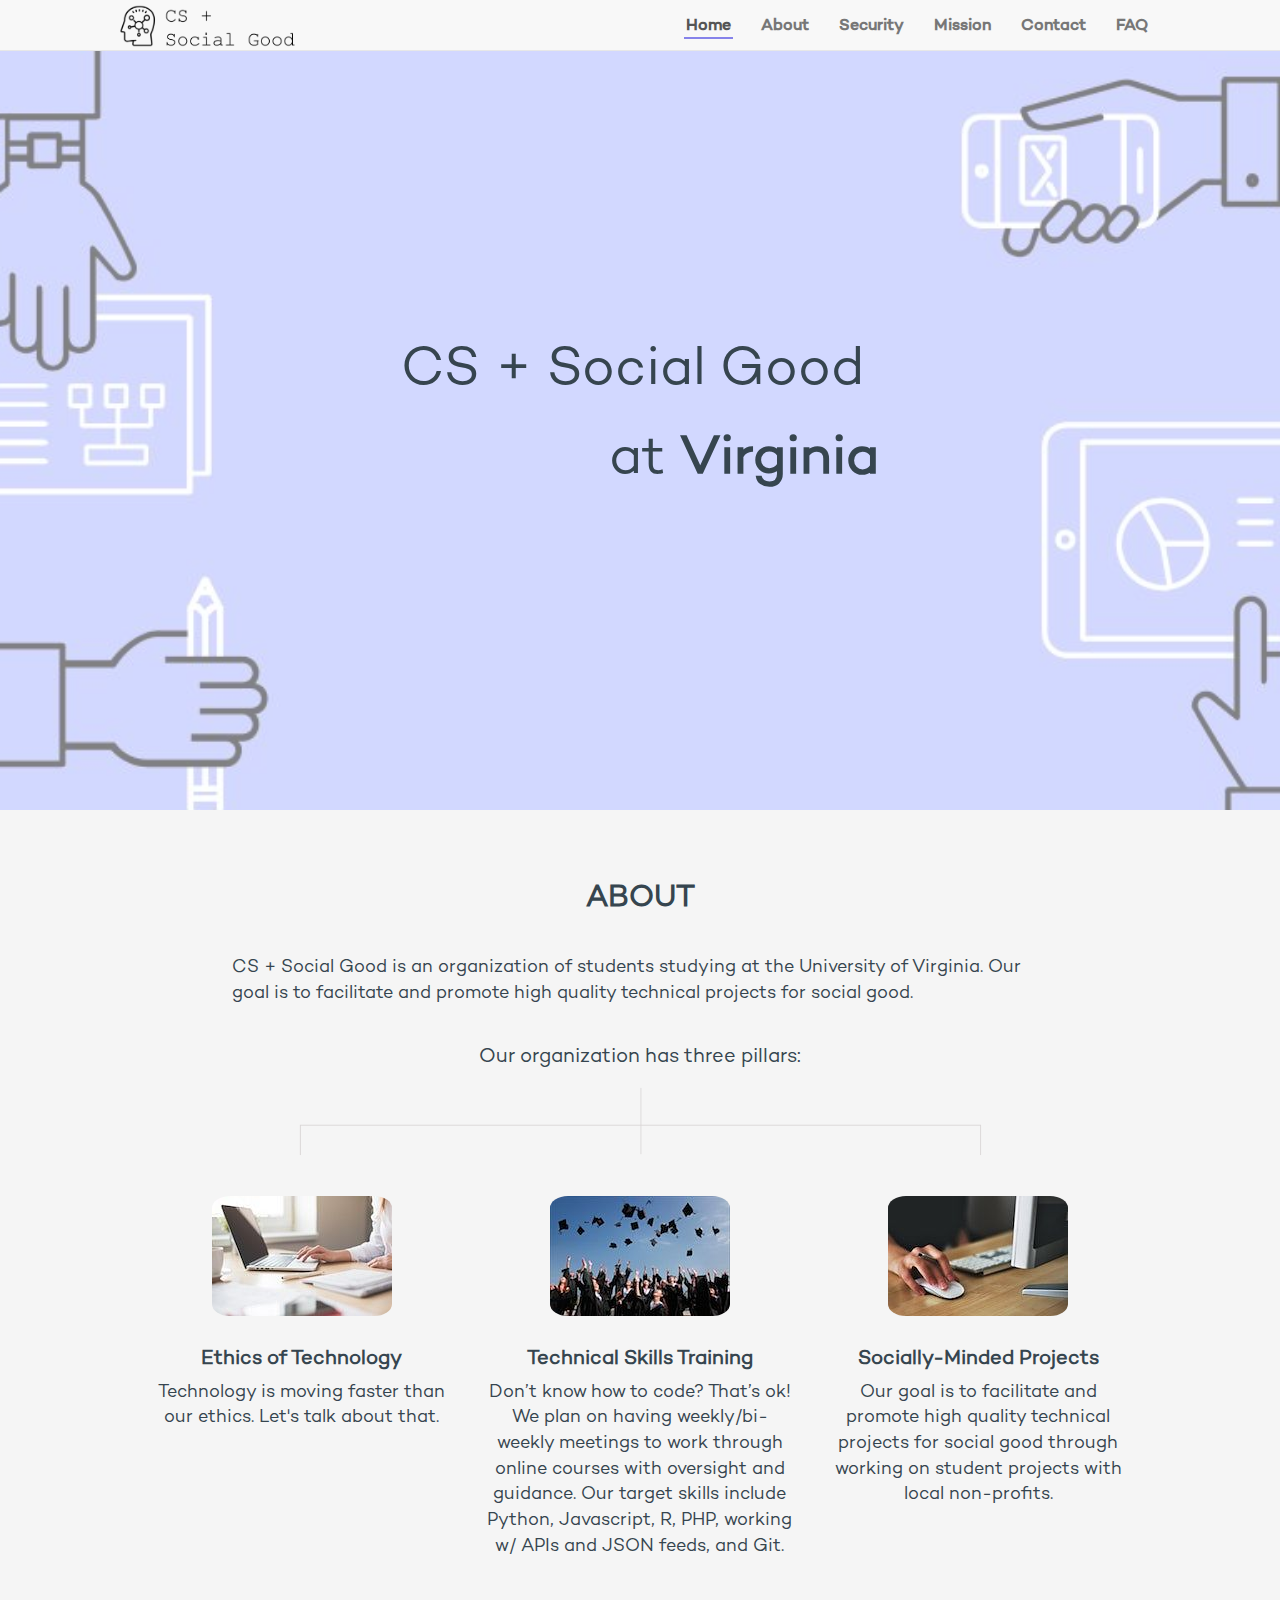
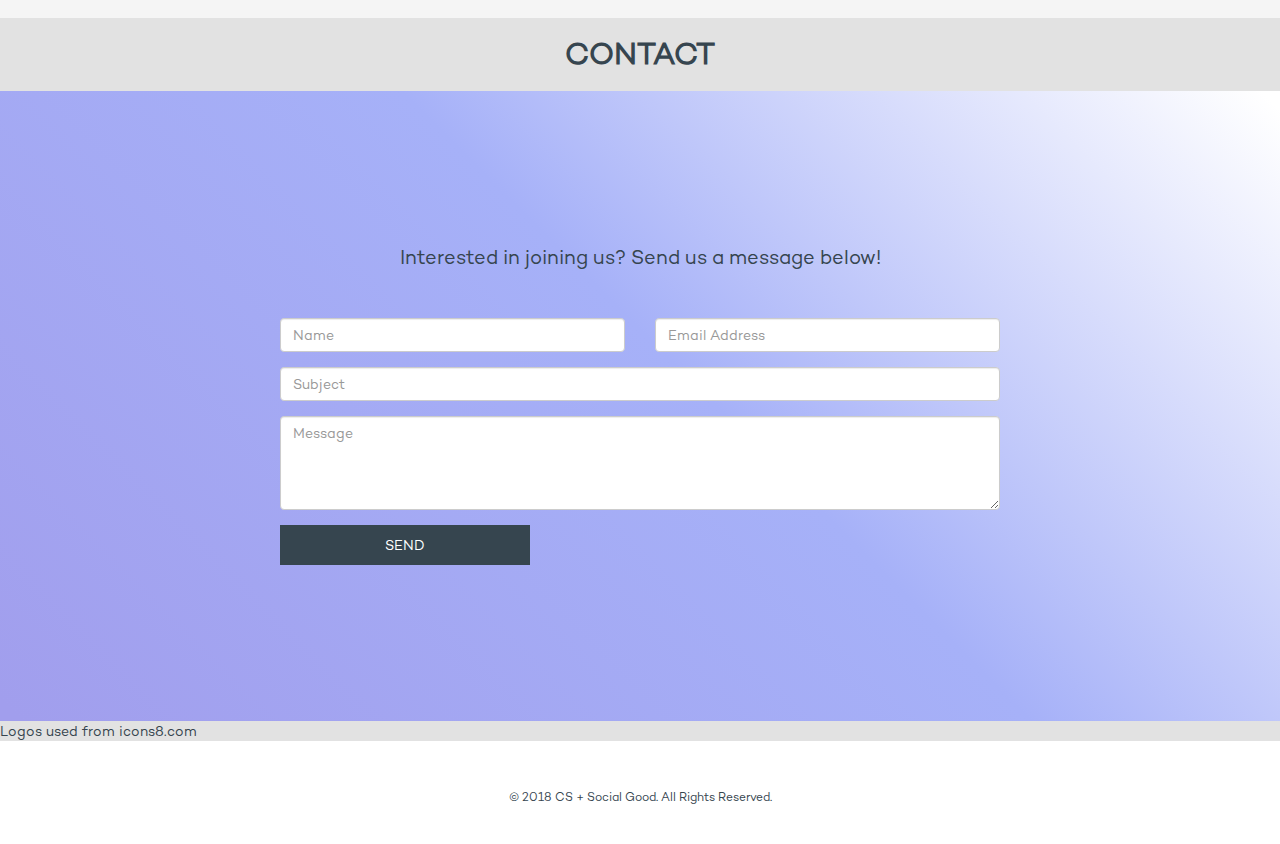
<file: index.html>
<!DOCTYPE html>
<html lang="en">
<head>
  <meta charset="UTF-8">
  <meta name="viewport" content="width=device-width, initial-scale=1.0">
  <meta http-equiv="X-UA-Compatible" content="ie=edge">
  <title>CS + Social Good</title>
  <!--need to edit between these -->
  <!-- <meta name="description" content="Forging the next generation of foundational Ethereum protocols">
  <meta name="keywords" content="Blockchain Incubator Startup Ethereum Labs">
  <meta name="author" content="BlockForge">
  <meta name="viewport" content="width=device-width, initial-scale=1, maximum-scale=1">
  <meta property="og:title" content="BlockForge">
  <meta property="og:description" content="Forging the next generation of foundational Ethereum protocols">
  
  <link rel="icon" href="img/logo.png"> -->
  <!--need to edit between these -->

  <link rel="stylesheet" type="text/css" href="assets/css/bootstrap.min.css">
  <link rel="stylesheet" type="text/css" href="assets/css/style.css">
  <script src="assets/js/jquery-3.3.1.min.js"></script>
  <script src="assets/js/bootstrap.min.js"></script>
  <link rel="shortcut icon" type="image/png" href="assets/img/icons8-mind-map-512.png">
  <link href="https://fonts.googleapis.com/css?family=Quicksand" rel="stylesheet">
  <link rel="stylesheet" href="https://use.fontawesome.com/releases/v5.2.0/css/all.css" integrity="sha384-hWVjflwFxL6sNzntih27bfxkr27PmbbK/iSvJ+a4+0owXq79v+lsFkW54bOGbiDQ" crossorigin="anonymous">

</head>
<body>
  <!-- <div class='backgroundImage'></div> -->
  <nav class="navbar navbar-default navbar-fixed-top">
    <div class="container centered-column">
      <div class="col-md-11 col-xs-12">
        <div class="row">
          <div class="container-fluid">
            <div class="row">
              <div class="col-xs-12">
                <div class="navbar-header">
                    <button type="button" class="navbar-toggle collapsed" data-toggle="collapse" data-target="#bs-example-navbar-collapse-1" aria-expanded="false">
                        <span class="sr-only">Toggle navigation</span>
                        <span class="icon-bar"></span>
                        <span class="icon-bar"></span>
                        <span class="icon-bar"></span>
                    </button>
                  <a class="navbar-brand" href="#">
                      <!-- Navbar logo -->
                      <img src="assets/img/CSPlusSocialGood.png" class="logo"> 
                  </a>
                </div>
                <div class="collapse navbar-collapse" id="bs-example-navbar-collapse-1">
                  <ul class="nav navbar-nav navbar-right">
                    <li class="active"><a href="#home">Home</a></li>
                    <li><a href="#about">About</a></li>
                    <li><a href="#security">Security</a></li>
                    <li><a href="#mission">Mission</a></li>
                    <!-- <li><a href="#team">Team</a></li> -->
                  <li><a href="#contact">Contact</a></li>
                  <li><a href="./faq">FAQ</a></li>
                  </ul>
                </div>
              </div>
            </div>
          </div>
        </div>
      </div>
    </div>
  </nav>
  
  <!-- HOME 
  <section id="home">
    <div class="container centered-column">
      <div id="splash" class="col-xs-11 centered-column-center">
        <div class="col-lg-9 col-md-10 col-sm-11 col-xs-12 home-container">
            <h3 id="splash-1">CS + Social Good,</h3>
            <img id="splash-logo" src="assets/img/Logo White.png">
            <h4 id="splash-2">
              now
              <strong>own it.</strong>
            </h4>
        </div>
      </div>
    </div>
  </section> -->

    <!-- HOME -->
    <section id="home">
      <div class="white-trans">
        <div class="container centered-column">
          <div id="splash" class="col-xs-11 centered-column-center">
            <div class="col-lg-6 col-md-7 col-sm-10 col-xs-12 home-container">
                <h3 id="splash-1">CS + Social Good </h3>    <!-- Title -->
                <h4 id="splash-2">
                  at
                  <strong>Virginia</strong>
                </h4>
            </div>
          </div>
        </div>
      </div>
      </section>

  <!-- ABOUT -->
  <section id="about" class="pale-gray">
    <div class="container centered-column">
      <div class="col-xs-11 centered-column">
        <h2>ABOUT</h2>
        <p class="col-sm-12 col-md-10">
          CS + Social Good is an organization of students studying at the University of Virginia. Our goal is to facilitate and promote high quality technical projects for social good.

        </p>
        <h5>Our organization has three pillars:</h5>
        <div class="col-sm-12 hidden-xs centered-column">
          <img src="assets/img/lines.png" class="lines">
        </div>
        <div class="col-xs-12">
          <div class="row">
            <div class="col-sm-4 col-xs-12 centered-column about-image">
              <img src="assets/img/Users/GC2.jpg">
              <h4>Ethics of Technology</h4>
              <p>Technology is moving faster than our ethics. Let's talk about that.</p>
            </div>
            <div class="col-sm-4 col-xs-12 centered-column about-image">
              <img src="assets/img/Users/Students2.jpg">
              <h4>Technical Skills Training</h4>
              <p>Don’t know how to code? That’s ok! We plan on having weekly/bi-weekly meetings to work through online courses with oversight and guidance. Our target skills include Python, Javascript, R, PHP, working w/ APIs and JSON feeds, and Git.</p>
            </div>
            <div class="col-sm-4 col-xs-12 centered-column about-image">
              <img src="assets/img/Users/AO2.jpg">
              <h4>Socially-Minded Projects</h4>
              <p>Our goal is to facilitate and promote high quality technical projects for social good through working on student projects with local non-profits.</p>
            </div>
          </div>
        </div>
      </div>
    </div>
  </section>

      <!-- SECURITY 
      <section id="security">
          <div class="white-transparent">
            <div class="container centered-column">
              <div class="col-xs-11 centered-column-center">
                <div class="row">
                  <div class="centered-column-center">
                    <h2>TRANSCRIPT SECURITY</h2>
                    <p class="col-xs-12 col-md-10">
                    Recipients can trust that the transcripts they receive are official and signed by a verified guidance counselor.
                    As transcripts are uploaded to our platform, they are processed and signed using an identifier unique to the guidance
                    counselor who uploads them. The digital signatures are stored on a public blockchain, allowing anyone with 
                    access to the transcript to confirm that it has been signed by a verified guidance counselor.  CS + Social Good also provides a
                    simple online tool for recipients to verify the authenticity of a transcript with the click of a button.
                    </p>
                  </div>
                </div>
              </div>
            </div>  
          </div>
        </section> -->

  <!-- MISSION STATEMENT 
  <section id="mission" class="pale-gray">
      <div class="container centered-column">
        <div class="col-xs-11 space-between-row">
          <div class="col-sm-5 hidden-xs">
              <div class="row">
                <div class="centered-column-center mission-image">
                    <img src="assets/img/studentGroup.jpg" class="col-xs-12">
                </div>  
              </div>
            </div>
          <div class="col-sm-6 col-xs-12">
            <div class="row">
              <div>
                <h4><strong>The Mission of CS + Social Good</strong></h4>
                <p>
                  is to facilitate and promote high quality technical projects for social good. 
                </p>
              </div>  
            </div>
          </div>
        </div>
         <hr class="col-xs-11"/> 
      </div>  
  </section> -->

  <!-- TEAM
  <section id="team" class="pale-gray">
    <div class="container centered-column">
      <div class="col-xs-11 centered-column">
        <h2>TEAM</h2>
        <div class="col-xs-12">
          <div class="row">
            <div class="centered-column team-image col-sm-4 col-xs-12">
              <img src="assets/img/team/Team_Maria.jpg">
              <div class="centered-column">
                <h4>Maria Galebach</h4>
              </div>
              <div class="centered-column">
                <h5>Developer</h5>
              </div>
              <div class="centered-row">
                <a target="_blank" href="https://www.linkedin.com/in/maria-g-b25477111/">
                  <img class="social-icon" src="assets/img/social/linkedin.png">
                </a>
                <a target="_blank" href="https://github.com/mgalebach">
                  <img class="social-icon" src="assets/img/social/github.png">
                </a>
              </div>
            </div>
            <div class="centered-column team-image col-sm-4 col-xs-12">
              <img src="assets/img/team/Team_Anna.jpg">
              <div class="centered-column">
                <h4>Anna Cuddeback</h4>
              </div>
              <div class="centered-column">
                <h5>Developer</h5>
              </div>
              <div class="centered-row">
                <a target="_blank" href="https://www.linkedin.com/in/anna-cuddeback/">
                  <img class="social-icon" src="assets/img/social/linkedin.png">
                </a>
                <a target="_blank" href="https://github.com/acuddeback">
                  <img class="social-icon" src="assets/img/social/github.png">
                </a>
              </div>
            </div>
            <div class="centered-column team-image col-sm-4 col-xs-12">
              <img src="assets/img/team/Team_BG.jpg">
              <div class="centered-column">
                <h4>Bernice Galebach</h4>
              </div>
              <div class="centered-column">
                <h5>Marketing & Research</h5>
              </div>
              <div class="centered-row">
                <a target="_blank" href="https://www.linkedin.com/in/bernice-galebach-b54a84a6/">
                  <img class="social-icon" src="assets/img/social/linkedin.png">
                </a>
              </div>
            </div>
            <div class="centered-column team-image col-sm-4 col-xs-12">
              <img src="assets/img/team/Team_JT.jpg">
              <div class="centered-column">
                <h4>Justine Tien</h4>
              </div>
              <div class="centered-column">
                <h5>Marketing & Research</h5>
              </div>
              <div class="centered-row">
                <a target="_blank" href="https://www.linkedin.com/in/justinetien/">
                  <img class="social-icon" src="assets/img/social/linkedin.png">
                </a>
                <a target="_blank" href="https://github.com/justinetien">
                  <img class="social-icon" src="assets/img/social/github.png">
                </a>
              </div>
            </div>
            <div class="centered-column team-image col-sm-4 col-xs-12">
              <img src="assets/img/team/Team_Carolyn2.jpg">
              <div class="centered-column">
                <h4>Carolyn Galebach</h4>
              </div>
              <div class="centered-column">
                <h5>Marketing & Research</h5>
              </div>
              <div class="centered-row">
                <a target="_blank" href="https://www.linkedin.com/in/carolyn-galebach-07a219167/">
                  <img class="social-icon" src="assets/img/social/linkedin.png">
                </a>
              </div>
            </div>
            <div class="centered-column team-image col-sm-4 col-xs-12">
              <img src="assets/img/team/Team_KC.JPG">
              <div class="centered-column">
                <h4>Kateryna Cuddeback</h4>
              </div>
              <div class="centered-column">
                <h5>Scrum Master</h5>
              </div>
              <div class="centered-row">
                <a target="_blank" href="https://www.linkedin.com/in/kateryna-cuddeback-765060156/">
                  <img class="social-icon" src="assets/img/social/linkedin.png">
                </a>
              </div>
            </div>
            <div class="centered-column team-image col-sm-4 col-xs-12">
              <img src="assets/img/team/Team_SG.jpg">
              <div class="centered-column">
                <h4>Stephen Galebach</h4>
              </div>
              <div class="centered-column">
                <h5>Legal Counsel</h5>
              </div>
              <div class="centered-row">
                <a target="_blank" href="https://www.linkedin.com/in/stephen-galebach-b215b99/">
                  <img class="social-icon" src="assets/img/social/linkedin.png">
                </a>
              </div>
            </div>
          </div>
        </div>
      </div>
    </div>
  </section> -->

  <!-- CONTACT -->
  <section id="contact">
    <div class="centered-column">
      <h2>CONTACT</h2>
      <!--change email address-->
      <div id="contact-hero">
        <div class="overlay centered-column-center">
          <div class="container centered-column">
            <div class="contact-header">
              <h4>Interested in joining us? 
                Send us a message below!</h4>
            </div>
            <form action="https://formspree.io/atc4yk@virginia.edu" method="post" id="contactForm" name="corp-site-contact-form" class="validate _default row" target="_blank" novalidate="">
              <div id="contact-name-email" class="space-between-row">
                <div class="form-group required col-sm-6 col-xs-12">
                  <input class="form-control" id="contactName" type="text" name="NAME" placeholder="Name">
                </div>
                <div class="form-group required col-sm-6 col-xs-12">
                  <input class="form-control" id="contactEmail" type="text" name="EMAIL" placeholder="Email Address">
                </div>
              </div>
              <div class="form-group required col-xs-12">
                <input class="form-control" id="contactSubject" type="text" name="SUBJECT" placeholder="Subject">
              </div>
              <div class="form-group required col-xs-12">
                <textarea class="form-control" id="contactMessage" rows="4" name="MESSAGE" placeholder="Message"></textarea>
              </div>
              <div class="btn-wrap col-xs-12 right-column">
                <button type="submit" class="button">SEND</button>
              </div>
              <div class="form-notify"></div>
            </form>
          </div>
        </div>
      </div>
    </div>
    <p id="icons8-credit">Logos used from icons8.com</p>
  </section>

  <!--footer -->
  <footer class="centered-column">
    <h6>© 2018 CS + Social Good. All Rights Reserved.</h6>
  </footer>

  <!--javacript -->
  <script>
    $(document).scroll(function() {
      var position = $(this).scrollTop() + 80
      $.fn.reverse = [].reverse;
      $('section').reverse().each(function() {
        var target = $(this).offset().top
        var id = $(this).attr('id')
        if (position >= target) {
          $('.navbar-right li').removeClass('active')
          $('.navbar-right li a[href="#' + id + '"]').parent().addClass('active')
          return false;
        } 
      })
    })

    $(document).on('click','.navbar-collapse.in',function(e) {
    if( $(e.target).is('a:not(".dropdown-toggle")') ) {
        $(this).collapse('hide');
    }
});
  </script>
  <!-- Start of HubSpot Embed Code -->
  <script type="text/javascript" id="hs-script-loader" async defer src="//js.hs-scripts.com/4849547.js"></script>
  <!-- End of HubSpot Embed Code -->
</body>
</html>
</file>
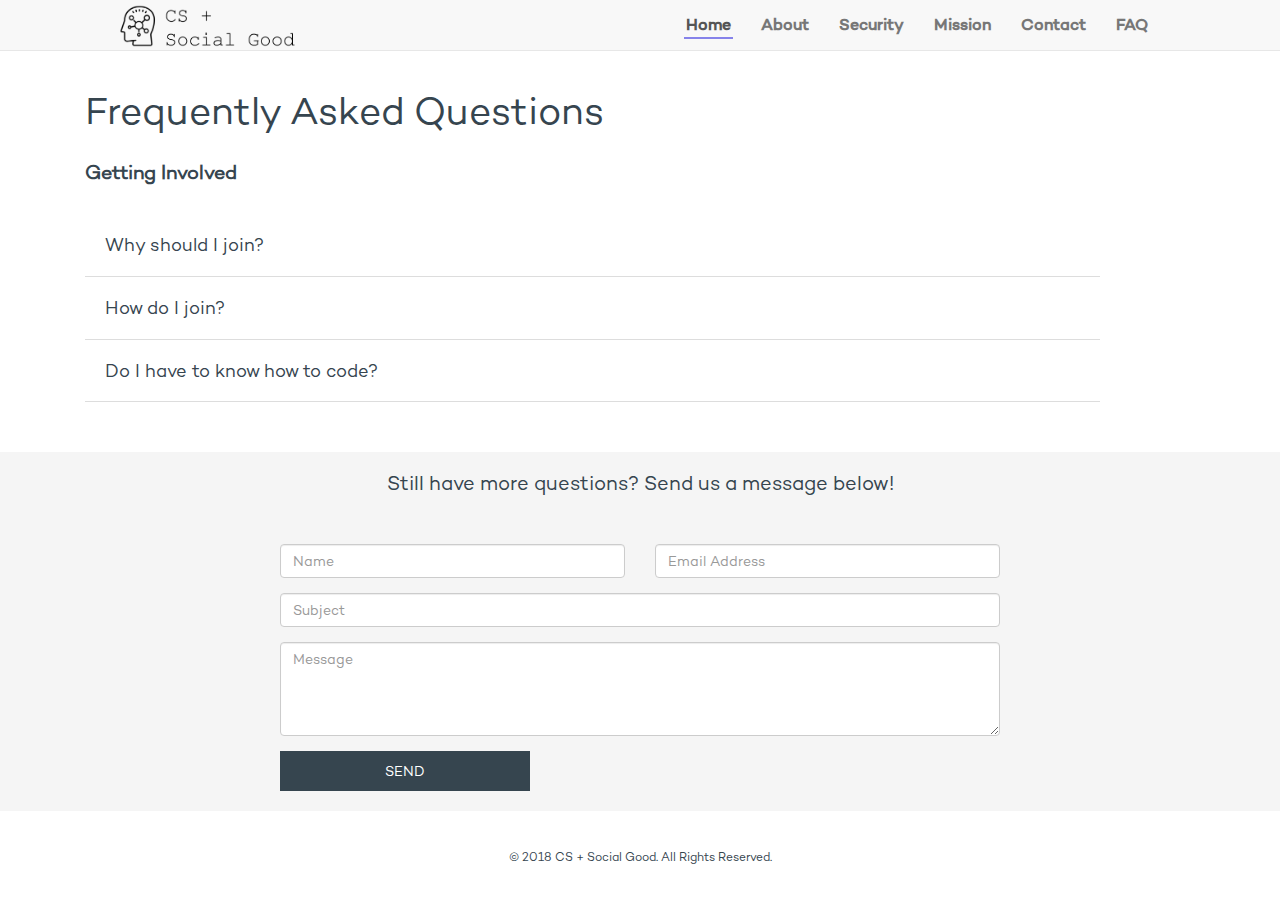
<file: faq/index.html>
<!DOCTYPE html>
<html lang="en">
<head>
  <meta charset="UTF-8">
  <meta name="viewport" content="width=device-width, initial-scale=1.0">
  <meta http-equiv="X-UA-Compatible" content="ie=edge">
  <title>CS + Social Good</title>
  <!--need to edit between these -->
  <!-- <meta name="description" content="Forging the next generation of foundational Ethereum protocols">
  <meta name="keywords" content="Blockchain Incubator Startup Ethereum Labs">
  <meta name="author" content="BlockForge">
  <meta name="viewport" content="width=device-width, initial-scale=1, maximum-scale=1">
  <meta property="og:title" content="BlockForge">
  <meta property="og:description" content="Forging the next generation of foundational Ethereum protocols">
  
  <link rel="icon" href="img/logo.png"> -->
  <!--need to edit between these -->

  <link rel="stylesheet" type="text/css" href="../assets/css/bootstrap.min.css">
  <link rel="stylesheet" type="text/css" href="../assets/css/style.css">
  <script src="../assets/js/jquery-3.3.1.min.js"></script>
  <script src="../assets/js/bootstrap.min.js"></script>
  <link rel="shortcut icon" type="image/png" href="../assets/img/icons8-mind-map-512.png">
  <link href="https://fonts.googleapis.com/css?family=Quicksand" rel="stylesheet">
  <link rel="stylesheet" href="https://use.fontawesome.com/releases/v5.2.0/css/all.css" integrity="sha384-hWVjflwFxL6sNzntih27bfxkr27PmbbK/iSvJ+a4+0owXq79v+lsFkW54bOGbiDQ" crossorigin="anonymous">

</head>
<body>
  <!-- <div class='backgroundImage'></div> -->
  <nav class="navbar navbar-default navbar-fixed-top">
      <div class="container centered-column">
        <div class="col-md-11 col-xs-12">
          <div class="row">
            <div class="container-fluid">
              <div class="row">
                <div class="col-xs-12">
                  <div class="navbar-header">
                      <button type="button" class="navbar-toggle collapsed" data-toggle="collapse" data-target="#bs-example-navbar-collapse-1" aria-expanded="false">
                          <span class="sr-only">Toggle navigation</span>
                          <span class="icon-bar"></span>
                          <span class="icon-bar"></span>
                          <span class="icon-bar"></span>
                      </button>
                    <a class="navbar-brand" href="#">
                      <!-- navbar logo -->
                      <img src="../assets/img/CSPlusSocialGood.png" class="logo"> 
                   </a>
                  </div>
                  <div class="collapse navbar-collapse" id="bs-example-navbar-collapse-1">
                    <ul class="nav navbar-nav navbar-right">
                      <li class="active"><a href="../index.html#home">Home</a></li>
                      <li><a href="../index.html#about">About</a></li>
                      <li><a href="../index.html#security">Security</a></li>
                      <li><a href="../index.html#mission">Mission</a></li>
                      <!-- <li><a href="/#team">Team</a></li> -->
                    <li><a href="#contact">Contact</a></li>
                    <li><a href="#faq">FAQ</a></li>
                    </ul>
                  </div>
                </div>
              </div>
            </div>
          </div>
        </div>
      </div>
    </nav>

  <!-- FAQ -->
  <section id="faq" class="main faq">
    <div class="container">
      <div class="col-xs-11">
        <h3>Frequently Asked Questions</h3>
        <div class="faq-index">
          <br>
          <h4>Getting Involved</h4>
          <br>
          <div class="item">
            <div class="space-between-row">
              <div class="title">Why should I join?</div>
              <div class="arrows">
                <i class="fa fa-angle-down"></i>
              </div>
            </div>
            <div class="body">
              <p>Because using CS for Social Good is dope!
              </p>
            </div>
          </div>
          <div class="item">
            <div class="space-between-row">
              <div class="title">How do I join?</div>
              <div class="arrows">
                <i class="fa fa-angle-down"></i>
              </div>
            </div>
            <div class="body">
              <p>Send Chase an email at scd3dz@virginia.edu :)
              </p>
            </div>
          </div>
          <div class="item">
              <div class="space-between-row">
                <div class="title">Do I have to know how to code?</div>
                <div class="arrows">
                  <i class="fa fa-angle-down"></i>
                </div>
              </div>
              <div class="body">
                <p>Nope! We plan on having weekly/bi-weekly meetings to work through online courses with oversight and guidance.
                </p>
              </div>
            </div>
          </div>
        </div>
      </div>
    </div>
  </section>

  <!-- Contact -->
  <section id="contact">
      <div class="centered-column">
        <div id="contact-background">
          <div class="container centered-column">
            <div class="contact-header centered-column">
              <h4>Still have more questions? Send us a message below!</h4>
            </div>
            <form action="https://formspree.io/info@CS + Social Good.com" method="post" id="contactForm" name="corp-site-contact-form" class="validate _default row" target="_blank" novalidate="">
              <div id="contact-name-email" class="space-between-row">
                <div class="form-group required col-sm-6 col-xs-12">
                  <input class="form-control" id="contactName" type="text" name="NAME" placeholder="Name">
                </div>
                <div class="form-group required col-sm-6 col-xs-12">
                  <input class="form-control" id="contactEmail" type="text" name="EMAIL" placeholder="Email Address">
                </div>
              </div>
              <div class="form-group required col-xs-12">
                <input class="form-control" id="contactSubject" type="text" name="SUBJECT" placeholder="Subject">
              </div>
              <div class="form-group required col-xs-12">
                <textarea class="form-control" id="contactMessage" rows="4" name="MESSAGE" placeholder="Message"></textarea>
              </div>
              <div class="btn-wrap col-xs-12 right-column">
                <button type="submit" class="button">SEND</button>
              </div>
              <div class="form-notify"></div>
            </form>
          </div>
        </div>
      </div>
    </section>
  
  <!--footer -->
  <footer class="centered-column">
    <h6>© 2018 CS + Social Good. All Rights Reserved.</h6>
  </footer>

  <!--javacript -->
  <script>
    $(document).on('click','.navbar-collapse.in',function(e) {
      if( $(e.target).is('a:not(".dropdown-toggle")') ) {
        $(this).collapse('hide');
      }
    });

    $(document).ready( function() {
      $('.item .space-between-row').click(function(e) {
        $(this).parent('.item').toggleClass('active');
      });
    });
  </script>
  <!-- Start of HubSpot Embed Code -->
  <script type="text/javascript" id="hs-script-loader" async defer src="//js.hs-scripts.com/4849547.js"></script>
  <!-- End of HubSpot Embed Code -->
</body>
</html>
</file>
<file: assets/css/style.css>
@font-face {
  font-family: Campton;
  src: url(../fonts/Campton-Book.otf);
}

@font-face {
  font-family: CamptonMedium;
  src: url(../fonts/Campton-Medium.otf);
}

body {
  font-family: 'Campton', 'Quicksand', 'Arial', 'sans-serif';
  color: #36454f;
}

/* .backgroundImage {
  background: url(../img/background/landscape.jpg);
  background-repeat: no-repeat;
  background-attachment: fixed;
  background-position: center;
  width: 100%;
  height: 100%;
  position: fixed;
} */

.brand {
  margin-left: 6px;
}

.logo {
  height: 52px;
}

.nav li a {
  font-family: CamptonMedium;
  font-size: 16px;
  font-weight: bold;
}

.navbar-default .navbar-nav>.active>a {
  background-color: inherit;
  padding: 15px 2px 2px;
  margin: 0px 13px;
  border-bottom: 2px solid #8683EA; /*dark accent*/
}

.navbar-brand {
  padding: 0px;
}

h2 {
  margin-bottom: 40px;
  font-weight: bold;
  text-align: center;
}


/* #home {
  min-height: 90vh;
  font-family: CamptonMedium;
  color: #36454f;
  background: -moz-linear-gradient(45deg, #ffffff 1%, #fc9862 46%, #f22121 99%);
  background: -webkit-linear-gradient(45deg, #ffffff 1%,#fc9862 46%,#f22121 99%);
  background: linear-gradient(225deg, #ffffff 1%,#fc9862 46%,#f22121 99%);
  filter: progid:DXImageTransform.Microsoft.gradient( startColorstr='#ffffff', endColorstr='#f22121',GradientType=1 );
} */

#home {
  background: #fff no-repeat 0;
  background-image: url(../img/background/home.jpg);
  background-size: cover;
  background-position: 50%;
  background-attachment: fixed;
}

/* home layover text  */
.full-width-image {
  width: 100%;
}

.left-column {
  display: flex;
  flex-direction: column;
}

.row-bottom {
  display: flex;
  flex-direction: row;
  align-items: flex-end;
}

#splash {
  min-height: 90vh;
}

.home-container {
  position: relative;
  display: flex;
  flex-direction: column;
  align-items: center;
  justify-content: center;
}

/* @media(min-width: 600px) {
  .home-container {
    width: 80%;
  }
}

@media(min-width: 1200px) {
  .home-container {
    width: 70%;
  }
} */

#home h3 {
  font-size: 54px;
}

/* #home img {
  height: 100px;
  width: 100px;
} */

#home h4 {
  margin-top: 20px;
  font-size: 54px;
  font-weight: 100;
}

.faq {
  text-align: left;
}

.main {
  background-color: white;
  padding: 50px 0px;
}

#faq {
  margin-top: 20px;
}

#faq p {
  font-size: 18px;
}

#faq h3 {
  font-size: 2.75em;
  margin-bottom: 5px;
}

#faq h4 {
  font-size: 1.4em;
  margin-top: 5px;
  font-weight: bold;
}

.faq-index .item {
  position: relative;
}

.faq-index .item.active .title {
  color: #8683EA;
}

.faq-index .title {
  padding: 20px;
  padding-right: 40px;
  line-height: 1.2em;
  font-size: 1.3em;
  color: #36454f;
  cursor: pointer;
}

.faq-index .space-between-row {
  border-bottom: 1px solid #ddd;
}

.faq-index .item.active .body {
  padding: 20px;
  height: auto;
}
.faq-index .body {
  box-sizing: border-box;
  padding: 0 20px;
  background: #f9f9f9;
  font-size: 1.1em;
  height: 0px;
  overflow: hidden;
  transition: 0.3s all ease-in-out;
}

.faq-index .item.active .arrows {
  color: #8683EA; /*dark accent */
  opacity: 1;
}
.faq-index .arrows {
  position: absolute;
  top: 12px;
  right: 15px;
  font-size: 30px;
  cursor: pointer;
  opacity: 0.25;
  transition: 0.2s all ease-in-out;
}

.faq-index .item.active i {
  transform: rotateX(180deg);
}

.fa {
  display: inline-block;
  font: normal normal normal 14px/1 FontAwesome;
  font-size: inherit;
  text-rendering: auto;
  -webkit-font-smoothing: antialiased;
  -moz-osx-font-smoothing: grayscale;
}

.fa-angle-down {
  content: "\f107";
}

/*
.subscribeLink {
  display: inline-block;
  width: 472px;
  height: 147px;
  background: url(../img/btnSubscribe.svg) top left no-repeat;
  line-height: 147px;
  font-size: 1.4em;
  letter-spacing: 2px;
  margin-top: 30px;
}
a, a:hover, a:focus, a:active {
  color: inherit;
  text-decoration: none;
}*/



@media(max-width: 470px) {
  #home h4 {
    font-size: 40px;
  }
  #home h3 {
    font-size: 38px;
  }
  #home img {
    height: 200px;
  }
}

@media(max-height: 731px) {
  .home-container {
    margin-top: 40px;
  }
  #home h4 {
    font-size: 40px;
  }
  #home h3 {
    font-size: 40px;
  }
  #home img {
    height: 150px;
  }
}

@media(max-width: 400px) {
  #home h4 {
    font-size: 40px;
  }
  #home h3 {
    font-size: 36px;
  }
  #home img {
    height: 200px;
  }
}

@media(max-width: 350px) {
  #home h4 {
    font-size: 38px;
  }
  #home h3 {
    font-size: 31px;
  }
}

@media only screen
and (max-width: 767px)
and (min-width: 550px) {
  #team .team-image {
    width: 50%;
  }
  #faq h2 {
    margin-top: 40px;
  }
}

#splash-1 {
  text-align: left;
  width: 100%;
}

#splash-logo {
  height: 300px;
}

#splash-2 {
  text-align: right;
  width: 100%;
}
/* home layover text */

#about p {
  font-size: 18px;
}

#about h5 {
  margin-top: 30px;
  font-size: 20px;
}

#about h4 {
  font-size: 20px;
  font-weight: bold;
}

#security p {
  font-size: 20px;
}

#security {
  background: #fff no-repeat 0;
  background-image: url(../img/background/institution.jpg);
  background-size: cover;
  background-position: 50%;
  background-attachment: fixed;
}

#security .col-xs-11 {
  min-height: 90vh;
}

#mission h4 {
  font-size: 25px;
  text-align: left;
}

#mission p {
  font-size: 20px;
}

.mission-image img {
  border-radius: 10%;
}

#mission hr {
  height: 2px;
  margin-top: 50px;
  background-color: #e73e28;
}

/* HOW IT WORKS
#how-it-works h2 {
  color: white;
}

#how-it-works {
  background: #fff no-repeat 0;
  background-image: url(../img/background/landscape.jpg);
  background-size: cover;
  background-position: 50%;
  background-attachment: fixed;
} */

.white-trans {
  background-color: rgba(255,255,255,0.5);
  width: 100%;
  height: 100%;
}


.white-transparent {
  background-color: rgba(255,255,255,0.85);
  width: 100%;
  height: 100%;
}

.lines {
  width: 69.5%;
  margin: 10px 0px;
}

.lines img {
  vertical-align: middle;
  border-width: 0px;
  border-style: initial;
  border-color: initial;
  border-image: initial;
}

.about-image {
  margin: 30px 0px 0px;
}

.about-image h4 {
  margin-top: 30px;
}

.about-image p {
  text-align: center;
}

/*

.team-image {
  margin: 45px 0px 0px;
}

.team-image h4 {
  margin-top: 15px;
  font-weight: bold;
}

.team-image h5 {
  margin-top: 0px;
}

*/

.about-image img {
  height: 120px;
  border-radius: 10%;
}

/*
.team-image img {
  height: 120px;
  border-radius: 50%;
} */

.pale-gray {
  /*background-color: rgba(241, 239, 239, 0.89);*/
  background-color: #f5f5f5;
  padding: 50px 0px;
}

#mission {
  padding-bottom: 50px;
}

.white {
  padding: 50px 0px;
}

.space-around-row {
  display: flex;
  flex-direction: row;
  justify-content: space-around;
}

.centered-column {
  display: flex;
  flex-direction: column;
  align-items: center;
}

.centered-column-center {
  display: flex;
  flex-direction: column;
  align-items: center;
  justify-content: center;
}

.space-between-row {
  display: flex;
  flex-direction: row;
  align-items: center;
  justify-content: space-between;
}

p {
  font-size: 14px;
}

/*
.team-image .social-icon {
  height: 25px;
  margin: 3px;
  border-radius: 0%;
} */

.contact-header h4 {
  margin: 0px 15px 0px;
  font-size: 20px;
  color: #36454f;
}

#contact {
  padding: 0px;
  background: #e2e2e2;
}

#contact h2 {
  margin-bottom: 20px;
}

#contact-hero {
  background: -moz-linear-gradient(45deg, #ffffff 1%, #A6B1F8 46%, #A19EED 99%); /* FF3.6-15 */
  background: -webkit-linear-gradient(45deg, #ffffff 1%,#A6B1F8 46%,#A19EED 99%); /* Chrome10-25,Safari5.1-6 */
  background: linear-gradient(225deg, #ffffff 1%,#A6B1F8 46%,#A19EED 99%); /* W3C, IE10+, FF16+, Chrome26+, Opera12+, Safari7+ */
  filter: progid:DXImageTransform.Microsoft.gradient( startColorstr='#ffffff', endColorstr='#f22121',GradientType=1 ); /* IE6-9 fallback on horizontal gradient */
  /*background: white no-repeat 50% 50%;
  background-image: url(../img/background/parchment.jpg);
  background-size: cover; */
  width: 100%;
  color: white;
}

#contact-background {
  width: 100%;
  color: white;
  background-color: #f5f5f5;
  padding: 20px;
}


#contact .overlay {
  /* background-color: rgba(0,0,0,0.6); */
  padding: 50px 0px;
  min-height: 70vh;
}

form {
  margin-top: 50px;
}

.button {
  color: white;
  background: #36454f;
  /* background-image: linear-gradient(90deg, #e5000f, #FF5014FF); */
  border: none;
  border-radius: 0px;
  width: 250px;
  height: 40px;
}

footer {
  padding: 30px 0px;
}
</file>
